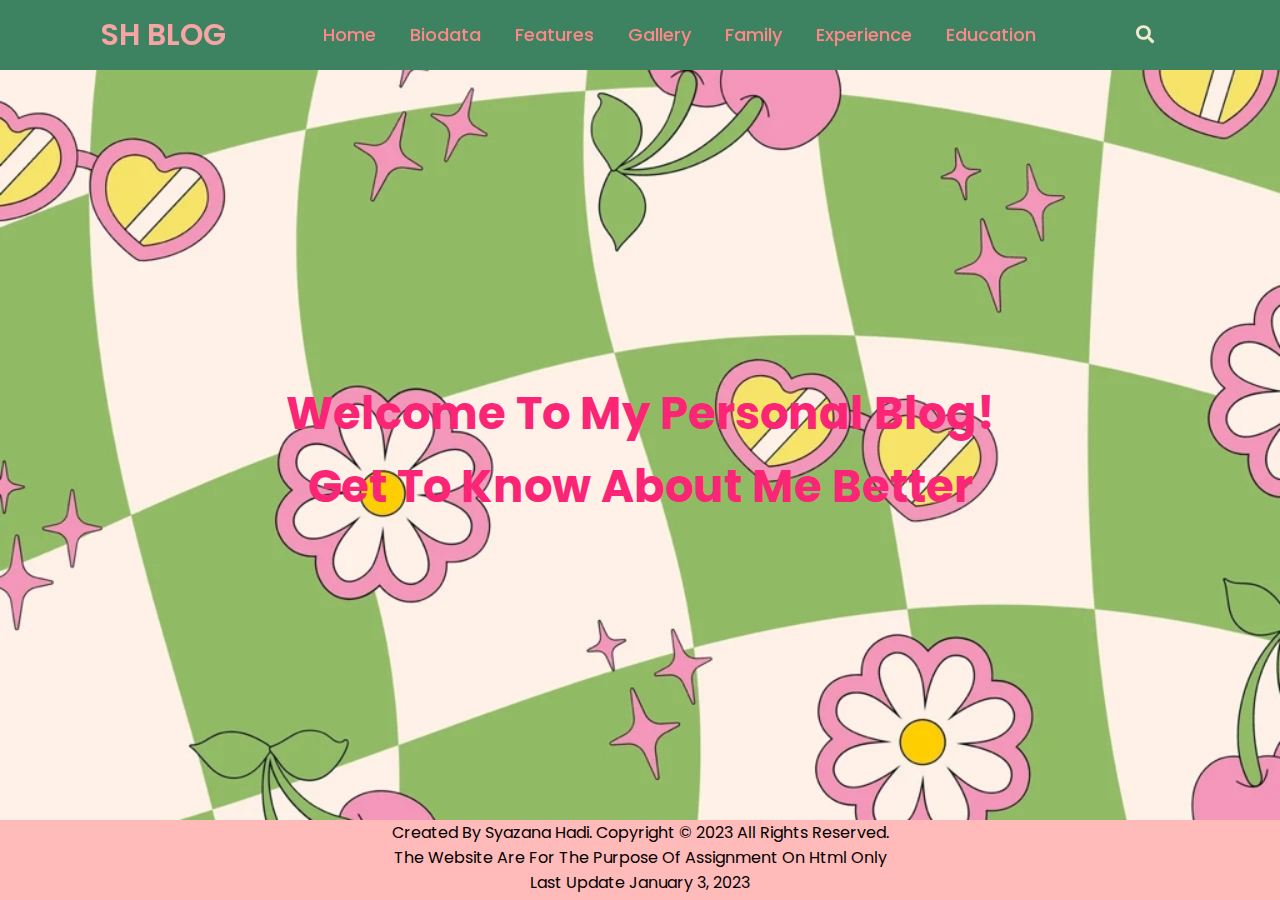
<file: index.html>
<!DOCTYPE html>
<html lang="en">
<head>
  <meta charset="UTF-8">
  <meta name="viewport" content="width=device-width, initial-scale=1.0">
  <meta http-equiv="X-UA-Compatible" content="ie=edge">
  <title>Syazana Hadi Personal Blog</title>
  <link rel="stylesheet" href="style.css">
  <link rel="icon" type="image/x-icon" href="favicon.png">
  <link rel="stylesheet" href="https://cdnjs.cloudflare.com/ajax/libs/font-awesome/5.15.3/css/all.min.css"/>
</head>
<body>
  <div class="wrapper">
    <nav>
      <input type="checkbox" id="show-search">
      <input type="checkbox" id="show-menu">
      <label for="show-menu" class="menu-icon"><i class="fas fa-bars"></i></label>
      <div class="content">
      <div class="logo"><a href="#">SH BLOG</a></div>
        <ul class="links">
          <li><a href="./index.html">Home</a></li>
          <li><a href="./biodata.html">Biodata</a></li>
          <li>
            <a href="./features.html" class="desktop-link">Features</a>
            <input type="checkbox" id="show-features">
            <label for="show-features">Features</label>
            <ul>
              <li><a href="./contact me.html">Contact Me</a></li>
              <li><a href="./social media.html">Social Media</a></li>
            </ul>
          </li>
          <li>
            <a href="./gallery.html" class="desktop-link">Gallery</a>
            <input type="checkbox" id="show-gallery">
            <label for="show-gallery">Gallery</label>
            <ul>
              <li><a href="./videos.html">Videos</a></li>
            </ul>
          </li>
          <li><a href="./family.html">Family</a></li>
          <li><a href="./experience.html">Experience</a></li>
          <li><a href="./education.html">Education</a></li>
        </ul>
      </div>
      <label for="show-search" class="search-icon"><i class="fas fa-search"></i></label>
      <form action="search" class="search-box">
        <input type="text" placeholder="Type Something to Search..." required>
        <button type="submit" class="go-icon"><i class="fas fa-long-arrow-alt-right"></i></button>
      </form>
    </nav>
  </div>

  <div class="bigimage">
  <div class="dummy-text">
    <h2>Welcome To My Personal Blog!</h2>
    <h2>Get To Know About Me Better</h2>
  </div>

   <div id="footer">
   <p>Created By Syazana Hadi. Copyright © 2023 All Rights Reserved.</p>
   <p>The Website Are For The Purpose Of Assignment On Html Only</p>
   <p>Last Update January 3, 2023</p>
   </div>

</body>
</html>
</file>
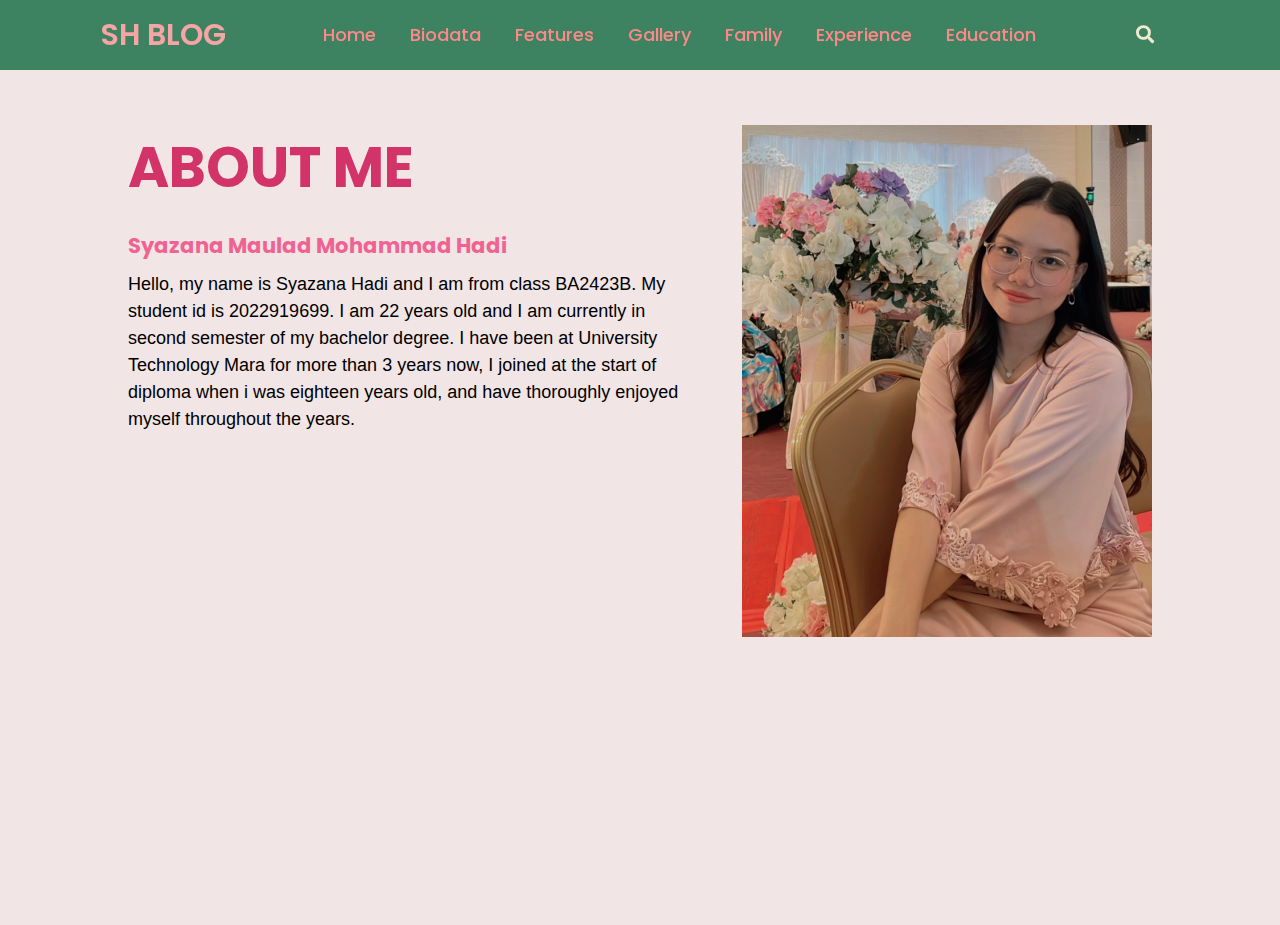
<file: biodata.html>
<!DOCTYPE html>
<html lang="en">
<head>
  <meta charset="UTF-8">
  <meta name="viewport" content="width=device-width, initial-scale=1.0">
  <meta http-equiv="X-UA-Compatible" content="ie=edge">
  <title>Syazana Hadi Personal Blog</title>
  <link rel="stylesheet" href="style.css">
  <link rel="icon" type="image/x-icon" href="favicon.png">
  <link rel="stylesheet" href="https://cdnjs.cloudflare.com/ajax/libs/font-awesome/5.15.3/css/all.min.css"/>
</head>
<body>
  <div class="wrapper">
    <nav>
      <input type="checkbox" id="show-search">
      <input type="checkbox" id="show-menu">
      <label for="show-menu" class="menu-icon"><i class="fas fa-bars"></i></label>
      <div class="content">
      <div class="logo"><a href="#">SH BLOG</a></div>
        <ul class="links">
          <li><a href="./index.html">Home</a></li>
          <li><a href="./biodata.html">Biodata</a></li>
          <li>
            <a href="./features.html" class="desktop-link">Features</a>
            <input type="checkbox" id="show-features">
            <label for="show-features">Features</label>
            <ul>
              <li><a href="./contact me.html">Contact Me</a></li>
              <li><a href="./social media.html">Social Media</a></li>
            </ul>
          </li>
          <li>
            <a href="./gallery.html" class="desktop-link">Gallery</a>
            <input type="checkbox" id="show-gallery">
            <label for="show-gallery">Gallery</label>
            <ul>
              <li><a href="./videos.html">Videos</a></li>
            </ul>
          </li>
          <li><a href="./family.html">Family</a></li>
          <li><a href="./experience.html">Experience</a></li>
          <li><a href="./education.html">Education</a></li>
        </ul>
      </div>
      <label for="show-search" class="search-icon"><i class="fas fa-search"></i></label>
      <form action="#" class="search-box">
        <input type="text" placeholder="Type Something to Search..." required>
        <button type="submit" class="go-icon"><i class="fas fa-long-arrow-alt-right"></i></button>
      </form>
    </nav>
  </div>

<br>
<div class="section">
		<div class="container">
			<div class="content-section">
				<div class="title">
					<h1>About Me</h1>
				</div>
				<div class="content">
					<h3>Syazana Maulad Mohammad Hadi</h3>
					<p>Hello, my name is Syazana Hadi and I am from class BA2423B. My student id is 2022919699. I am 22 years old and I am currently in second semester of my bachelor degree. I have been at University Technology Mara for more than 3 years now, I joined at the start of diploma when i was eighteen years old, and have thoroughly enjoyed myself throughout the years.</p>
                        </div>
			</div>
			<div class="image-section">
				<img src="biodata.jpeg">
			</div>
		</div>
	</div>


</body>
</html>
</file>
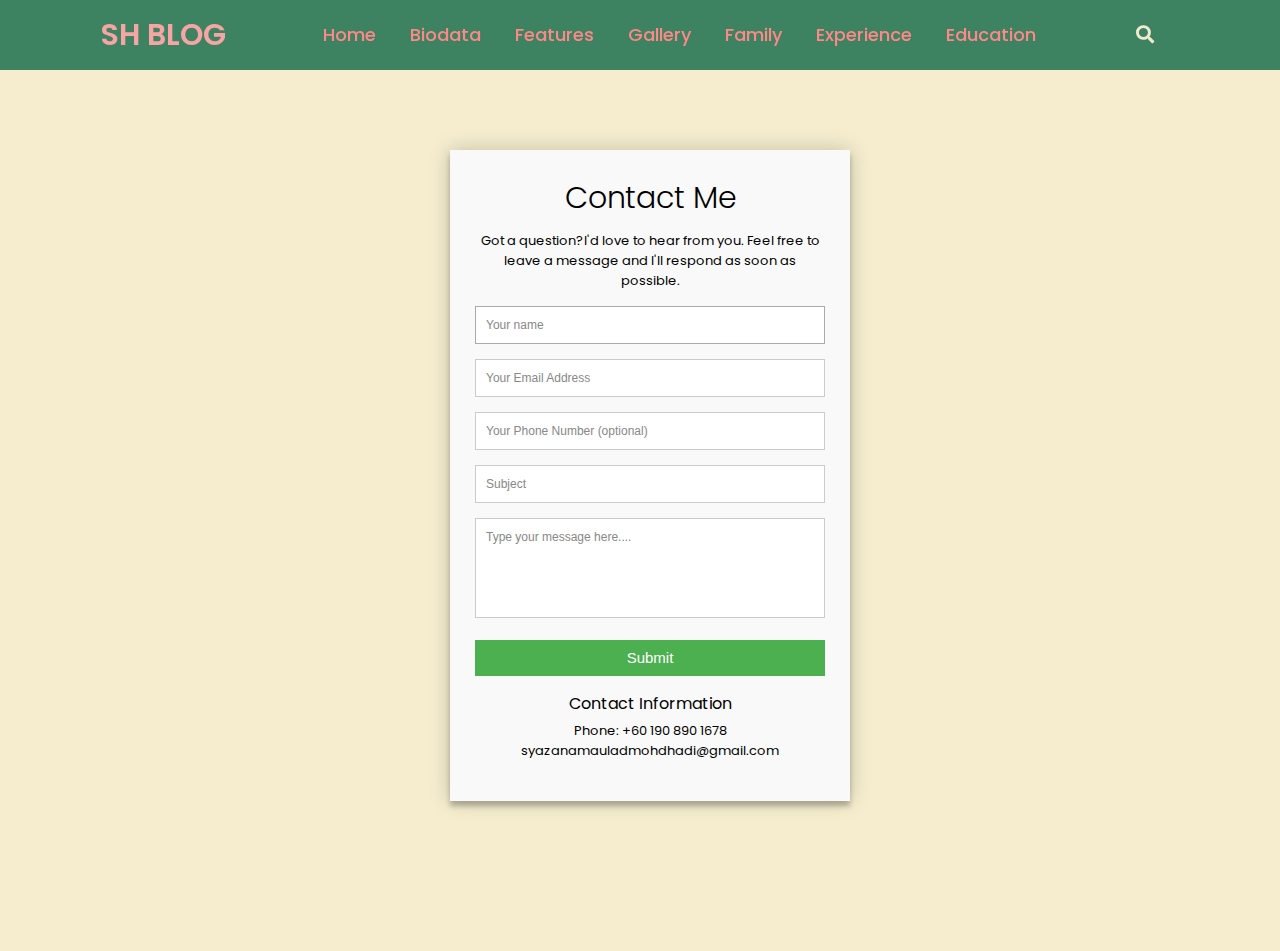
<file: contact me.html>
<!DOCTYPE html>
<html lang="en">
<head>
  <meta charset="UTF-8">
  <meta name="viewport" content="width=device-width, initial-scale=1.0">
  <meta http-equiv="X-UA-Compatible" content="ie=edge">
  <title>Syazana Hadi Personal Blog</title>
  <link rel="stylesheet" href="style.css">
  <link rel="icon" type="image/x-icon" href="favicon.png">
  <link rel="stylesheet" href="https://cdnjs.cloudflare.com/ajax/libs/font-awesome/5.15.3/css/all.min.css"/>
</head>
<body>
  <div class="wrapper">
    <nav>
      <input type="checkbox" id="show-search">
      <input type="checkbox" id="show-menu">
      <label for="show-menu" class="menu-icon"><i class="fas fa-bars"></i></label>
      <div class="content">
      <div class="logo"><a href="#">SH BLOG</a></div>
        <ul class="links">
          <li><a href="./index.html">Home</a></li>
          <li><a href="./biodata.html">Biodata</a></li>
          <li>
            <a href="./features.html" class="desktop-link">Features</a>
            <input type="checkbox" id="show-features">
            <label for="show-features">Features</label>
            <ul>
              <li><a href="./contact me.html">Contact Me</a></li>
              <li><a href="./social media.html">Social Media</a></li>
            </ul>
          </li>
          <li>
            <a href="./gallery.html" class="desktop-link">Gallery</a>
            <input type="checkbox" id="show-gallery">
            <label for="show-gallery">Gallery</label>
            <ul>
              <li><a href="./videos.html">Videos</a></li>
            </ul>
          </li>
          <li><a href="./family.html">Family</a></li>
          <li><a href="./experience.html">Experience</a></li>
          <li><a href="./education.html">Education</a></li>
        </ul>
      </div>
      <label for="show-search" class="search-icon"><i class="fas fa-search"></i></label>
      <form action="#" class="search-box">
        <input type="text" placeholder="Type Something to Search..." required>
        <button type="submit" class="go-icon"><i class="fas fa-long-arrow-alt-right"></i></button>
      </form>
    </nav>
  </div>


<div class="containerr">  
  <form id="contact" action="" method="post">
    <h3>Contact Me</h3>
    <h4>Got a question?I'd love to hear from you. Feel free to leave a message and I'll respond as soon as possible.</h4>
    <fieldset>
      <input placeholder="Your name" type="text" tabindex="1" required autofocus>
    </fieldset>
    <fieldset>
      <input placeholder="Your Email Address" type="email" tabindex="2" required>
    </fieldset>
    <fieldset>
      <input placeholder="Your Phone Number (optional)" type="tel" tabindex="3" required>
    </fieldset>
    <fieldset>
      <input placeholder="Subject" type="text" tabindex="4" required>
    </fieldset>
    <fieldset>
      <textarea placeholder="Type your message here...." tabindex="5" required></textarea>
    </fieldset>
    <fieldset>
      <button name="submit" type="submit" id="contact-submit" data-submit="...Sending">Submit</button>
    </fieldset>
    <p>Contact Information</p>
    <h4>Phone: +60 190 890 1678
        syazanamauladmohdhadi@gmail.com</h4>
  </form>
</div>

</body>
</html>
</file>
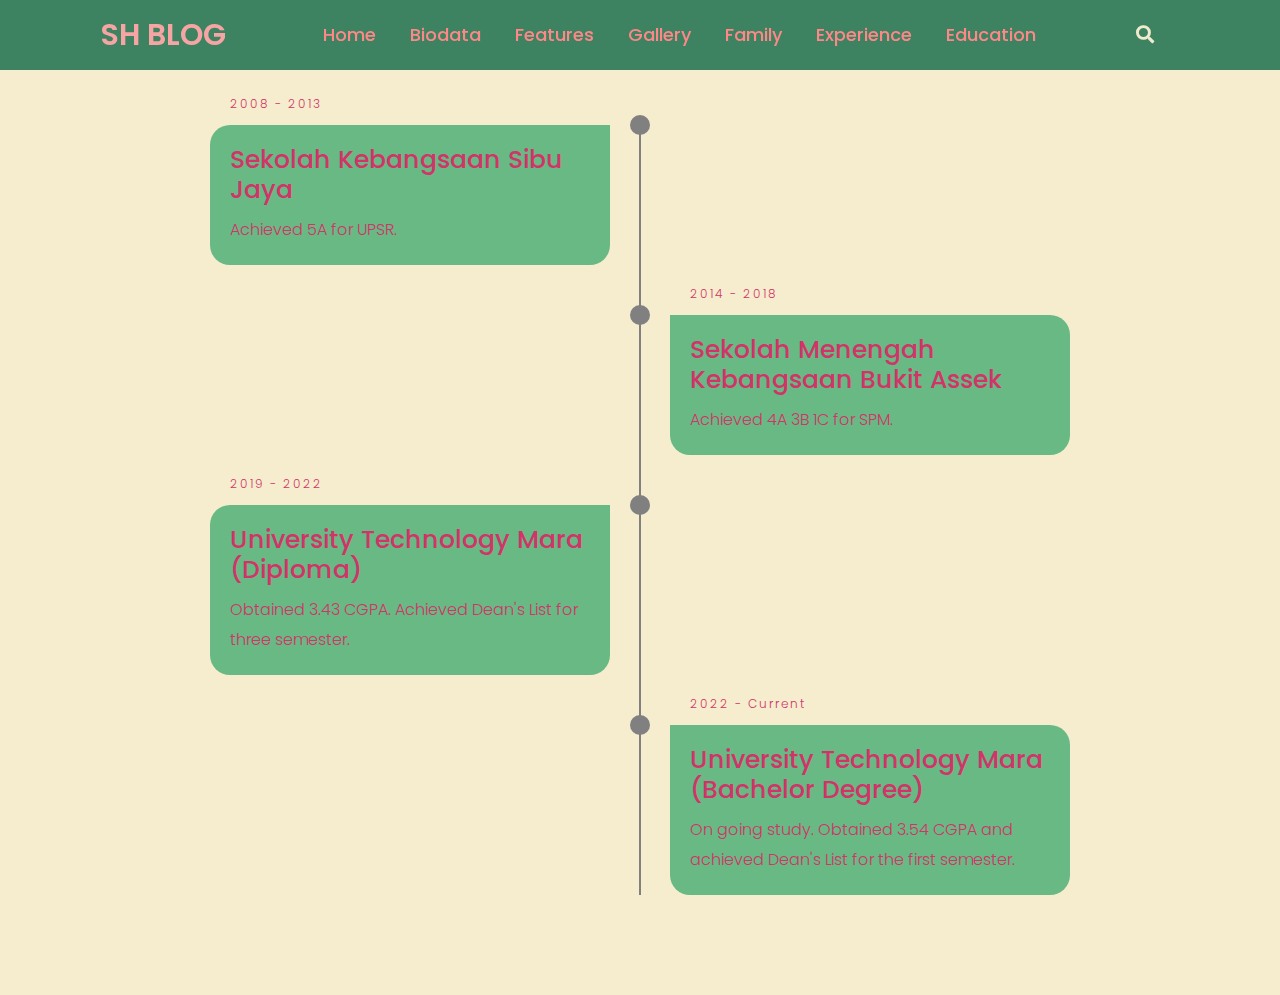
<file: education.html>
<!DOCTYPE html>
<html lang="en">
<head>
  <meta charset="UTF-8">
  <meta name="viewport" content="width=device-width, initial-scale=1.0">
  <meta http-equiv="X-UA-Compatible" content="ie=edge">
  <title>Syazana Hadi Personal Blog</title>
  <link rel="stylesheet" href="style.css">
  <link rel="icon" type="image/x-icon" href="favicon.png">
  <link rel="stylesheet" href="https://cdnjs.cloudflare.com/ajax/libs/font-awesome/5.15.3/css/all.min.css"/>
</head>
<body>
  <div class="wrapper">
    <nav>
      <input type="checkbox" id="show-search">
      <input type="checkbox" id="show-menu">
      <label for="show-menu" class="menu-icon"><i class="fas fa-bars"></i></label>
      <div class="content">
      <div class="logo"><a href="#">SH BLOG</a></div>
        <ul class="links">
          <li><a href="./index.html">Home</a></li>
          <li><a href="./biodata.html">Biodata</a></li>
          <li>
            <a href="./features.html" class="desktop-link">Features</a>
            <input type="checkbox" id="show-features">
            <label for="show-features">Features</label>
            <ul>
              <li><a href="./contact me.html">Contact Me</a></li>
              <li><a href="./social media.html">Social Media</a></li>
            </ul>
          </li>
          <li>
            <a href="./gallery.html" class="desktop-link">Gallery</a>
            <input type="checkbox" id="show-gallery">
            <label for="show-gallery">Gallery</label>
            <ul>
              <li><a href="./videos.html">Videos</a></li>
            </ul>
          </li>
          <li><a href="./family.html">Family</a></li>
          <li><a href="./experience.html">Experience</a></li>
          <li><a href="./education.html">Education</a></li>
        </ul>
      </div>
      <label for="show-search" class="search-icon"><i class="fas fa-search"></i></label>
      <form action="#" class="search-box">
        <input type="text" placeholder="Type Something to Search..." required>
        <button type="submit" class="go-icon"><i class="fas fa-long-arrow-alt-right"></i></button>
      </form>
    </nav>
  </div>

<br>
<div class="containerss">
  <div class="timeline">

    <ul>
      <li>
        <div class="timeline-content">
          <h3 class="date">2008 - 2013</h3>
          <h1>Sekolah Kebangsaan Sibu Jaya</h1>
          <p>Achieved 5A for UPSR.</p>
        </div>
      </li>

      <li>
        <div class="timeline-content">
          <h3 class="date">2014 - 2018</h3>
          <h1>Sekolah Menengah Kebangsaan Bukit Assek</h1>
          <p>Achieved 4A 3B 1C for SPM.</p>
        </div>
      </li>

      <li>
        <div class="timeline-content">
          <h3 class="date">2019 - 2022</h3>
          <h1>University Technology Mara (Diploma)</h1>
          <p>Obtained 3.43 CGPA. Achieved Dean's List for three semester.</p>
        </div>
      </li>

      <li>
        <div class="timeline-content">
          <h3 class="date">2022 - Current</h3>
          <h1>University Technology Mara (Bachelor Degree)</h1>
          <p>On going study. Obtained 3.54 CGPA and achieved Dean's List for the first semester.</p>
        </div>
      </li>
    </ul>
  </div>
</div>


</body>
</html>
</file>
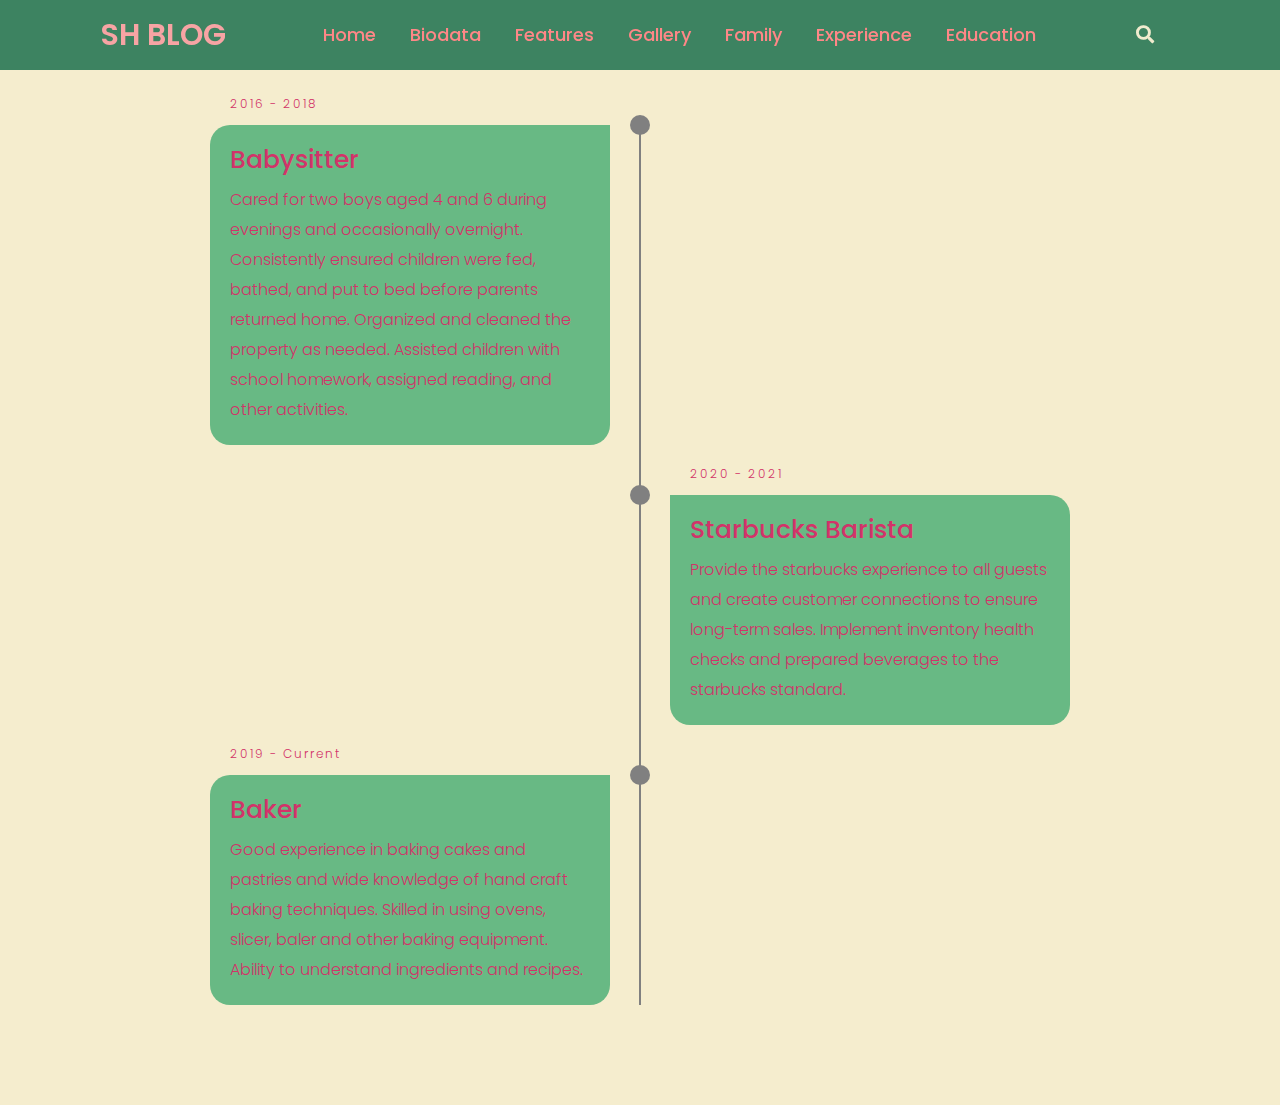
<file: experience.html>
<!DOCTYPE html>
<html lang="en">
<head>
  <meta charset="UTF-8">
  <meta name="viewport" content="width=device-width, initial-scale=1.0">
  <meta http-equiv="X-UA-Compatible" content="ie=edge">
  <title>Syazana Hadi Personal Blog</title>
  <link rel="stylesheet" href="style.css">
  <link rel="icon" type="image/x-icon" href="favicon.png">
  <link rel="stylesheet" href="https://cdnjs.cloudflare.com/ajax/libs/font-awesome/5.15.3/css/all.min.css"/>
</head>
<body>
  <div class="wrapper">
    <nav>
      <input type="checkbox" id="show-search">
      <input type="checkbox" id="show-menu">
      <label for="show-menu" class="menu-icon"><i class="fas fa-bars"></i></label>
      <div class="content">
      <div class="logo"><a href="#">SH BLOG</a></div>
        <ul class="links">
          <li><a href="./index.html">Home</a></li>
          <li><a href="./biodata.html">Biodata</a></li>
          <li>
            <a href="./features.html" class="desktop-link">Features</a>
            <input type="checkbox" id="show-features">
            <label for="show-features">Features</label>
            <ul>
              <li><a href="./contact me.html">Contact Me</a></li>
              <li><a href="./social media.html">Social Media</a></li>
            </ul>
          </li>
          <li>
            <a href="./gallery.html" class="desktop-link">Gallery</a>
            <input type="checkbox" id="show-gallery">
            <label for="show-gallery">Gallery</label>
            <ul>
              <li><a href="./videos.html">Videos</a></li>
            </ul>
          </li>
          <li><a href="./family.html">Family</a></li>
          <li><a href="./experience.html">Experience</a></li>
          <li><a href="./education.html">Education</a></li>
        </ul>
      </div>
      <label for="show-search" class="search-icon"><i class="fas fa-search"></i></label>
      <form action="#" class="search-box">
        <input type="text" placeholder="Type Something to Search..." required>
        <button type="submit" class="go-icon"><i class="fas fa-long-arrow-alt-right"></i></button>
      </form>
    </nav>
  </div>

<br>
<div class="containerss">
  <div class="timeline">

    <ul>
      <li>
        <div class="timeline-content">
          <h3 class="date">2016 - 2018</h3>
          <h1>Babysitter</h1>
          <p>Cared for two boys aged 4 and 6 during evenings and occasionally overnight. Consistently ensured children were fed, bathed, and put to bed before parents returned home. Organized and cleaned the property as needed. Assisted children with school homework, assigned reading, and other activities. </p>
        </div>
      </li>

      <li>
        <div class="timeline-content">
          <h3 class="date">2020 - 2021</h3>
          <h1>Starbucks Barista</h1>
          <p>Provide the starbucks experience to all guests and create customer connections to ensure long-term sales. Implement inventory health checks and prepared beverages to the starbucks standard.</p>
        </div>
      </li>

      <li>
        <div class="timeline-content">
          <h3 class="date">2019 - Current</h3>
          <h1>Baker</h1>
          <p>Good experience in baking cakes and pastries and wide knowledge of hand craft baking techniques. Skilled in using ovens, slicer, baler and other baking equipment. Ability to understand ingredients and recipes.</p>
        </div>
      </li>

    </ul>
  </div>
</div>

</body>
</html>
</file>
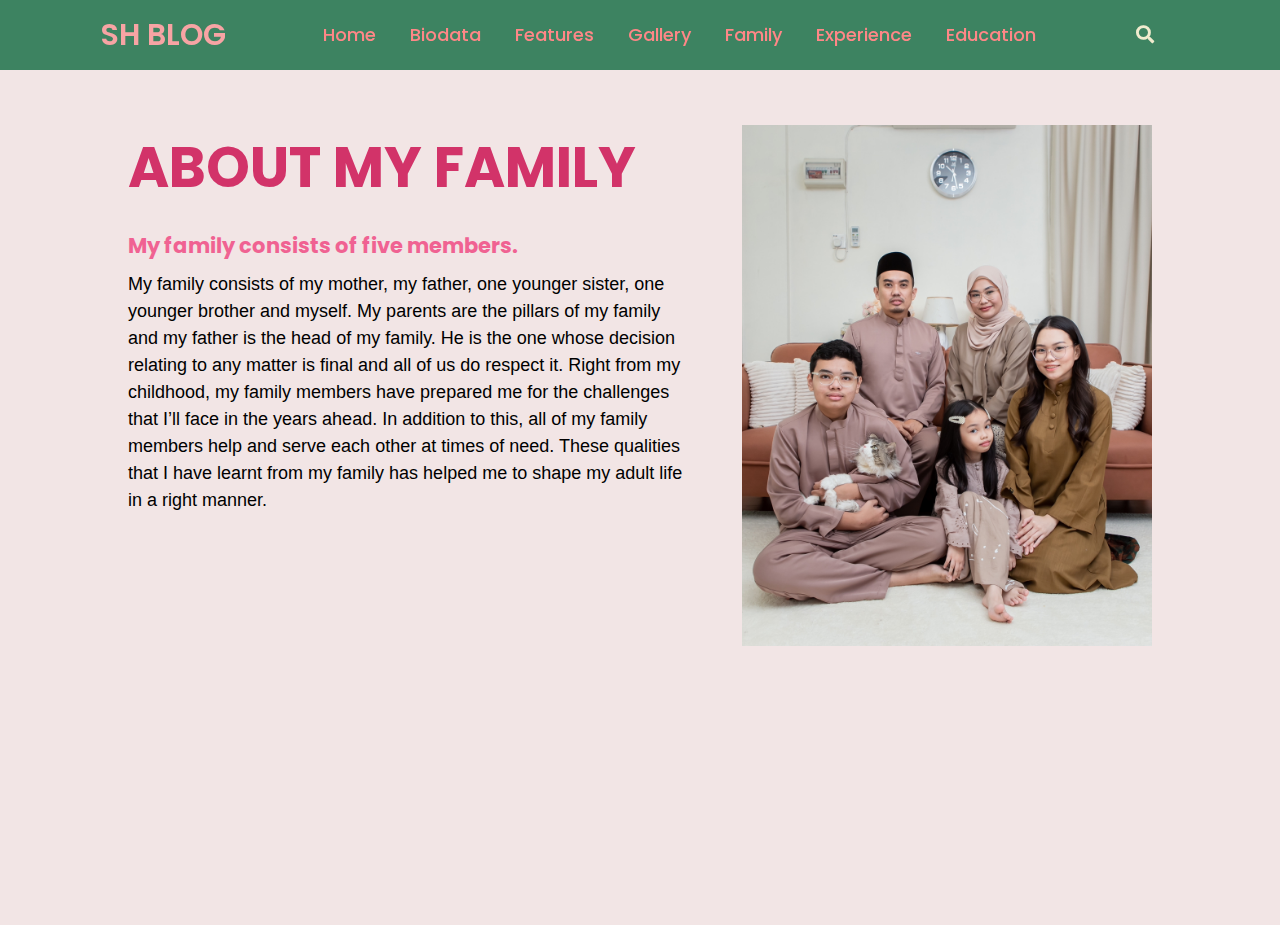
<file: family.html>
<!DOCTYPE html>
<html lang="en">
<head>
  <meta charset="UTF-8">
  <meta name="viewport" content="width=device-width, initial-scale=1.0">
  <meta http-equiv="X-UA-Compatible" content="ie=edge">
  <title>Syazana Hadi Personal Blog</title>
  <link rel="stylesheet" href="style.css">
  <link rel="icon" type="image/x-icon" href="favicon.png">
  <link rel="stylesheet" href="https://cdnjs.cloudflare.com/ajax/libs/font-awesome/5.15.3/css/all.min.css"/>
</head>
<body>
  <div class="wrapper">
    <nav>
      <input type="checkbox" id="show-search">
      <input type="checkbox" id="show-menu">
      <label for="show-menu" class="menu-icon"><i class="fas fa-bars"></i></label>
      <div class="content">
      <div class="logo"><a href="#">SH BLOG</a></div>
        <ul class="links">
          <li><a href="./index.html">Home</a></li>
          <li><a href="./biodata.html">Biodata</a></li>
          <li>
            <a href="./features.html" class="desktop-link">Features</a>
            <input type="checkbox" id="show-features">
            <label for="show-features">Features</label>
            <ul>
              <li><a href="./contact me.html">Contact Me</a></li>
              <li><a href="./social media.html">Social Media</a></li>
            </ul>
          </li>
          <li>
            <a href="./gallery.html" class="desktop-link">Gallery</a>
            <input type="checkbox" id="show-gallery">
            <label for="show-gallery">Gallery</label>
            <ul>
              <li><a href="./videos.html">Videos</a></li>
            </ul>
          </li>
          <li><a href="./family.html">Family</a></li>
          <li><a href="./experience.html">Experience</a></li>
          <li><a href="./education.html">Education</a></li>
        </ul>
      </div>
      <label for="show-search" class="search-icon"><i class="fas fa-search"></i></label>
      <form action="#" class="search-box">
        <input type="text" placeholder="Type Something to Search..." required>
        <button type="submit" class="go-icon"><i class="fas fa-long-arrow-alt-right"></i></button>
      </form>
    </nav>
  </div>

<br>
<div class="section">
		<div class="container">
			<div class="content-section">
				<div class="title">
					<h1>About My Family</h1>
				</div>
				<div class="content">
					<h3>My family consists of five members.</h3>
					<p>My family consists of my mother, my father, one younger sister, one younger brother and myself. My parents are the pillars of my family and my father is the head of my family. He is the one whose decision relating to any matter is final and all of us do respect it. Right from my childhood, my family members have prepared me for the challenges that I’ll face in the years ahead. In addition to this, all of my family members help and serve each other at times of need. These qualities that I have learnt from my family has helped me to shape my adult life in a right manner.</p>
                        </div>
			</div>
			<div class="image-section">
				<img src="hadi family.jpeg">
			</div>
		</div>
	</div>

</body>
</html>
</file>
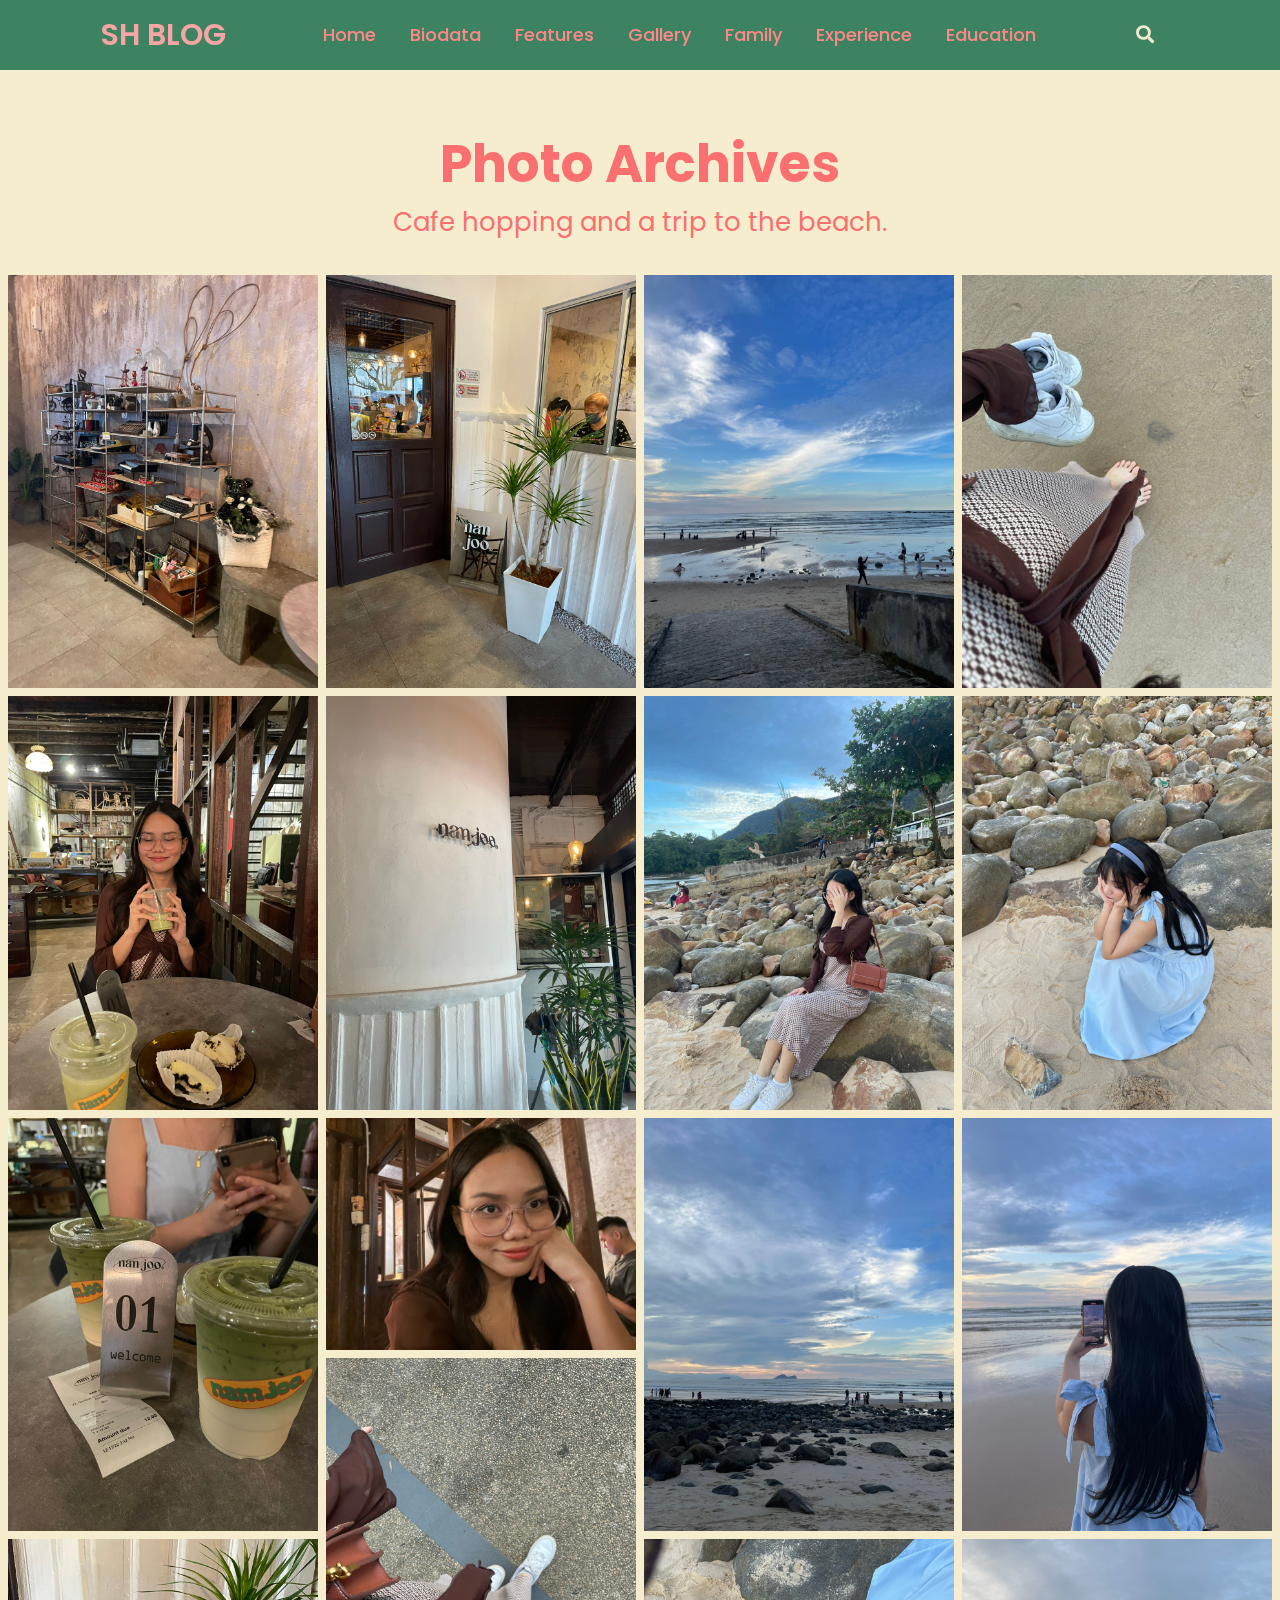
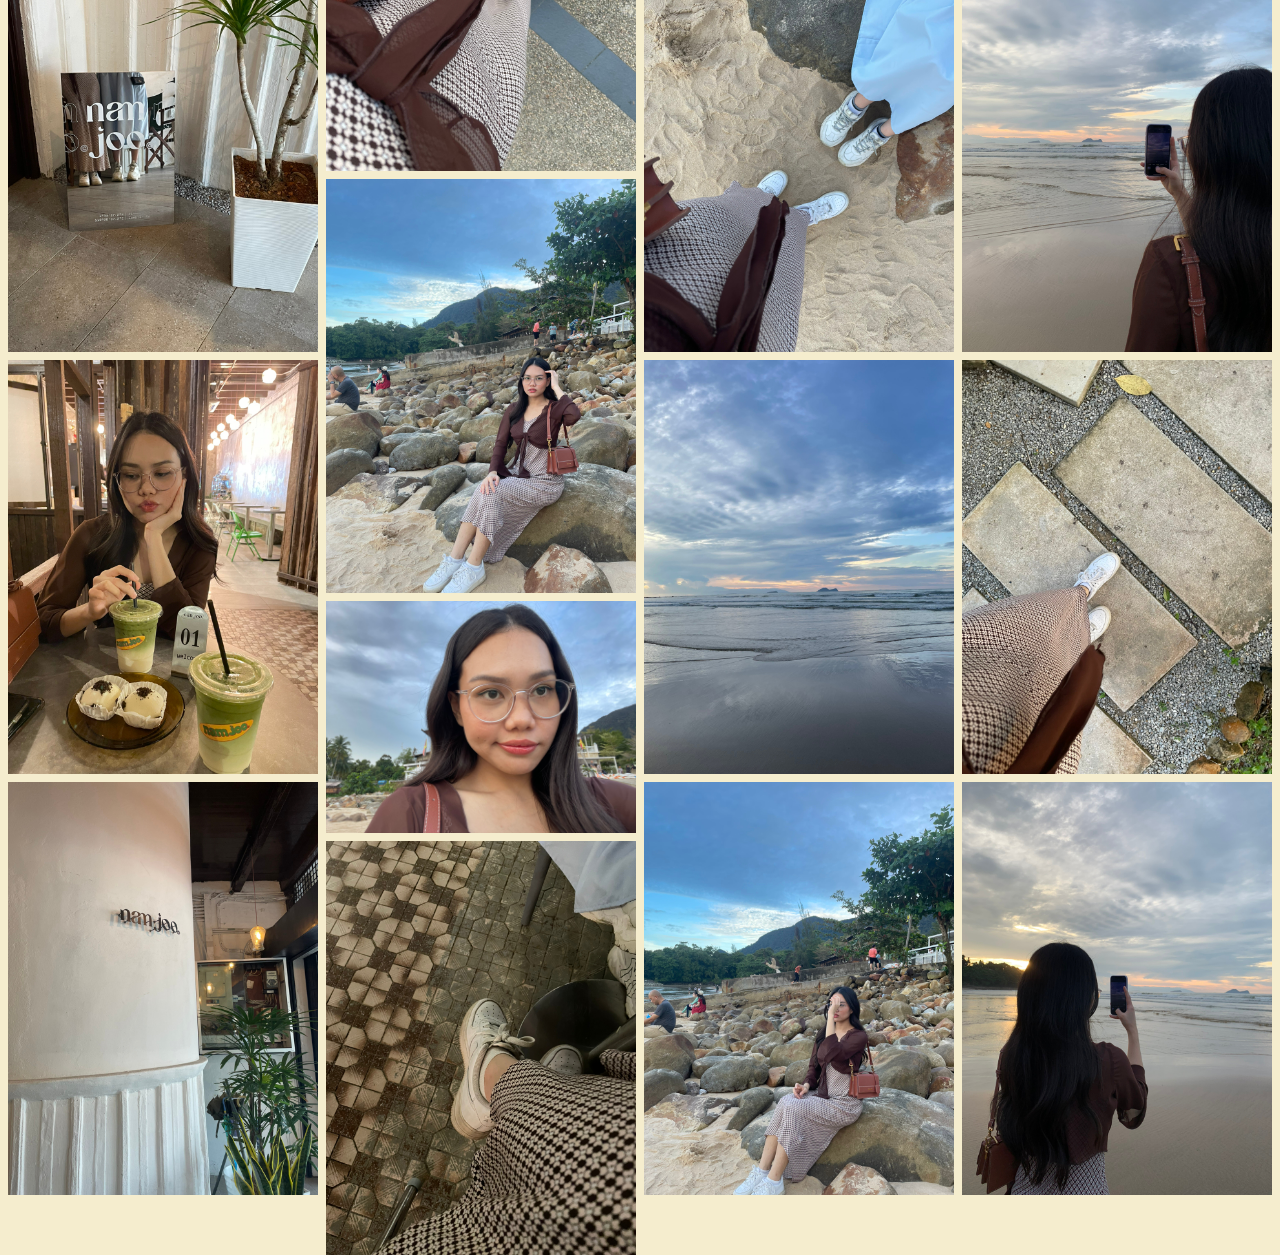
<file: gallery.html>
<!DOCTYPE html>
<html lang="en">
<head>
  <meta charset="UTF-8">
  <meta name="viewport" content="width=device-width, initial-scale=1.0">
  <meta http-equiv="X-UA-Compatible" content="ie=edge">
  <title>Syazana Hadi Personal Blog</title>
  <link rel="stylesheet" href="style.css">
  <link rel="icon" type="image/x-icon" href="favicon.png">
  <link rel="stylesheet" href="https://cdnjs.cloudflare.com/ajax/libs/font-awesome/5.15.3/css/all.min.css"/>
</head>
<body>
  <div class="wrapper">
    <nav>
      <input type="checkbox" id="show-search">
      <input type="checkbox" id="show-menu">
      <label for="show-menu" class="menu-icon"><i class="fas fa-bars"></i></label>
      <div class="content">
      <div class="logo"><a href="#">SH BLOG</a></div>
        <ul class="links">
          <li><a href="./index.html">Home</a></li>
          <li><a href="./biodata.html">Biodata</a></li>
          <li>
            <a href="./features.html" class="desktop-link">Features</a>
            <input type="checkbox" id="show-features">
            <label for="show-features">Features</label>
            <ul>
              <li><a href="./contact me.html">Contact Me</a></li>
              <li><a href="./social media.html">Social Media</a></li>
            </ul>
          </li>
          <li>
            <a href="./gallery.html" class="desktop-link">Gallery</a>
            <input type="checkbox" id="show-gallery">
            <label for="show-gallery">Gallery</label>
            <ul>
              <li><a href="./videos.html">Videos</a></li>
            </ul>
          </li>
          <li><a href="./family.html">Family</a></li>
          <li><a href="./experience.html">Experience</a></li>
          <li><a href="./education.html">Education</a></li>
        </ul>
      </div>
      <label for="show-search" class="search-icon"><i class="fas fa-search"></i></label>
      <form action="#" class="search-box">
        <input type="text" placeholder="Type Something to Search..." required>
        <button type="submit" class="go-icon"><i class="fas fa-long-arrow-alt-right"></i></button>
      </form>
    </nav>
  </div>

<br>
<div class="header">
  <h1>Photo Archives</h1>
  <p>Cafe hopping and a trip to the beach.</p>
</div>
<br>

<div class="row">
  <div class="column">
    <img src="antiques.jpeg">
    <img src="potrait 2.jpeg">
    <img src="matcha latte.jpeg">
    <img src="namjoo entrance 2.jpeg">
    <img src="potrait 1.jpeg">
    <img src="namjoo logo.jpeg">
  </div>
  <div class="column">
    <img src="namjoo entrance.jpeg">
    <img src="namjoo logo.jpeg">
    <img src="selfie 2.jpeg">
    <img src="walking view.jpeg">
    <img src="sitting 3.jpeg">
    <img src="selfie.jpeg">
    <img src="shoe.jpeg">
  </div>
  <div class="column">
    <img src="beach view 2.jpeg">
    <img src="sitting 2.jpeg">
    <img src="beach view.jpeg">
    <img src="two shoes on sand.jpeg">
    <img src="blue sky.jpeg">
    <img src="sitting 1.jpeg">
  </div>
   <div class="column">
    <img src="barefoot on sand.jpeg">
    <img src="friend sitting.jpeg">
    <img src="friend taking pic.jpeg">
    <img src="taking pic of sunset.jpeg">
    <img src="walking pavements.jpeg">
    <img src="taking pic of beach.jpeg">
  </div>

</div>

</body>
</html>
</file>
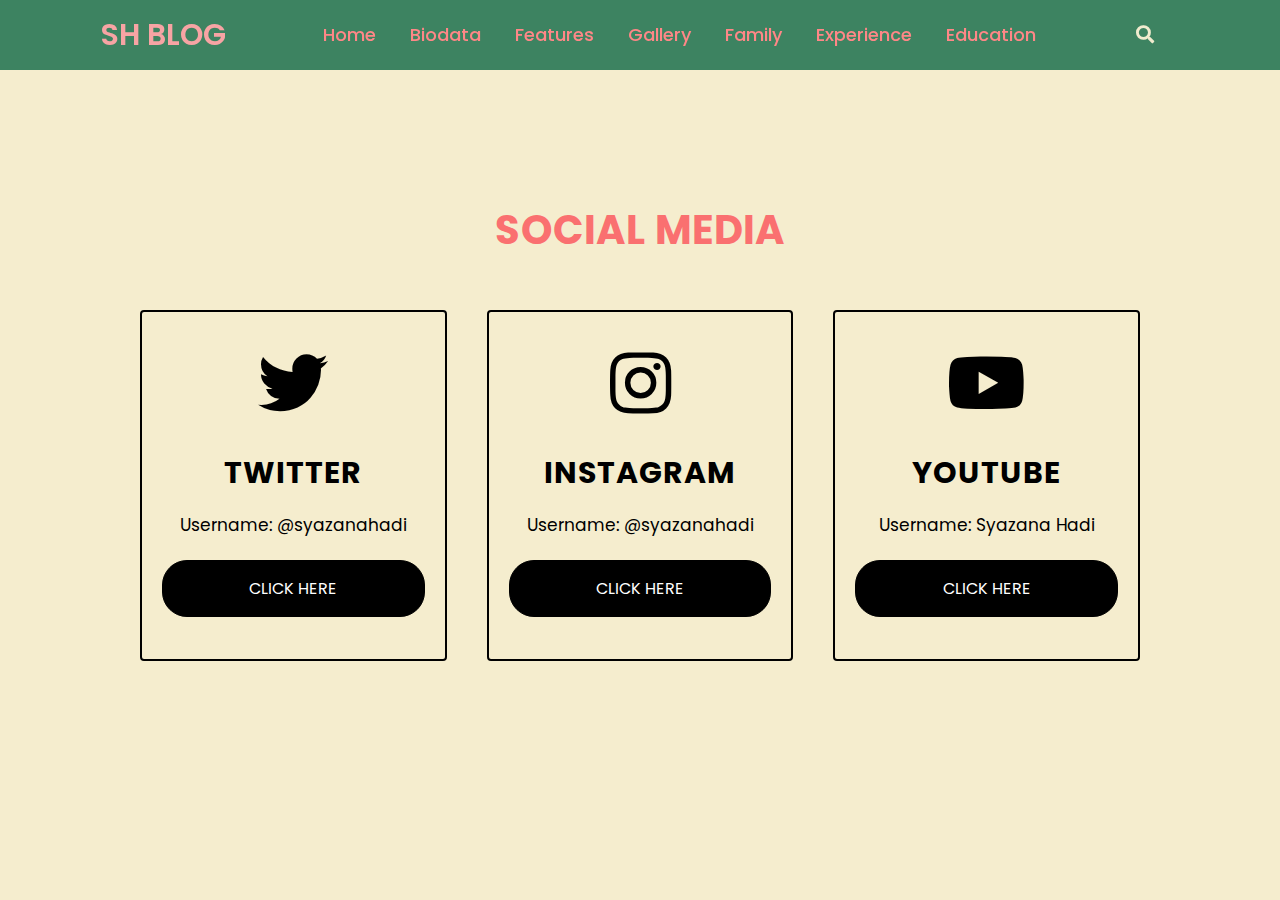
<file: social media.html>
<!DOCTYPE html>
<html lang="en">
<head>
  <meta charset="UTF-8">
  <meta name="viewport" content="width=device-width, initial-scale=1.0">
  <meta http-equiv="X-UA-Compatible" content="ie=edge">
  <title>Syazana Hadi Personal Blog</title>
  <link rel="stylesheet" href="style.css">
  <link rel="icon" type="image/x-icon" href="favicon.png">
  <link rel="stylesheet" href="https://cdnjs.cloudflare.com/ajax/libs/font-awesome/5.15.3/css/all.min.css"/>
</head>
<body>
  <div class="wrapper">
    <nav>
      <input type="checkbox" id="show-search">
      <input type="checkbox" id="show-menu">
      <label for="show-menu" class="menu-icon"><i class="fas fa-bars"></i></label>
      <div class="content">
      <div class="logo"><a href="#">SH BLOG</a></div>
        <ul class="links">
          <li><a href="./index.html">Home</a></li>
          <li><a href="./biodata.html">Biodata</a></li>
          <li>
            <a href="./features.html" class="desktop-link">Features</a>
            <input type="checkbox" id="show-features">
            <label for="show-features">Features</label>
            <ul>
              <li><a href="./contact me.html">Contact Me</a></li>
              <li><a href="./social media.html">Social Media</a></li>
            </ul>
          </li>
          <li>
            <a href="./gallery.html" class="desktop-link">Gallery</a>
            <input type="checkbox" id="show-gallery">
            <label for="show-gallery">Gallery</label>
            <ul>
              <li><a href="./videos.html">Videos</a></li>
            </ul>
          </li>
          <li><a href="./family.html">Family</a></li>
          <li><a href="./experience.html">Experience</a></li>
          <li><a href="./education.html">Education</a></li>
        </ul>
      </div>
      <label for="show-search" class="search-icon"><i class="fas fa-search"></i></label>
      <form action="#" class="search-box">
        <input type="text" placeholder="Type Something to Search..." required>
        <button type="submit" class="go-icon"><i class="fas fa-long-arrow-alt-right"></i></button>
      </form>
    </nav>
  </div>

<div class="cards">
         <h2 class="header">
            Social Media
         </h2>
         <div class="services">
            <div class="contents contents-1">
               <div class="fab fa-twitter"></div>
               <h2>
                  Twitter
               </h2>
               <p>
                  Username: @syazanahadi 
               </p>
               <a href="https://twitter.com/syazanahadi">Click Here</a>
            </div>
            <div class="contents contents-2">
               <div class="fab fa-instagram"></div>
               <h2>
                  Instagram
               </h2>
               <p>
                  Username: @syazanahadi
               </p>
               <a href="https://www.instagram.com/syazanahadi/">Click Here</a>
            </div>
            <div class="contents contents-3">
               <div class="fab fa-youtube"></div>
               <h2>
                  Youtube
               </h2>
               <p>
                  Username: Syazana Hadi
               </p>
               <a href="https://www.youtube.com/channel/UCQw1U6WSr7HrGBOdmLjqIfA">Click Here</a>
            </div>
         </div>
      </div>

</body>
</html>
</file>
<file: style.css>
@import url('https://fonts.googleapis.com/css2?family=Poppins:wght@200;300;400;500;600;700&display=swap');
*{
  margin: 0;
  padding: 0;
  box-sizing: border-box;
  text-decoration: none;
  font-family: 'Poppins', sans-serif;
}

body {
  background-color: #F5EDCE;
}

.wrapper{
  background: #3D8361;
  position: fixed;
  width: 100%;
  z-index: 9;
}
.wrapper nav{
  position: relative;
  display: flex;
  max-width: calc(100% - 200px);
  margin: 0 auto;
  height: 70px;
  align-items: center;
  justify-content: space-between;
}

nav .content{
  display: flex;
  align-items: center;
}
nav .content .links{
  margin-left: 80px;
  display: flex;
}
.content .logo a{
  color: #F7A4A4;
  font-size: 30px;
  font-weight: 600;
}
.content .links li{
  list-style: none;
  line-height: 70px;
}
.content .links li a,
.content .links li label{
  color: #FF8787;
  font-size: 18px;
  font-weight: 500;
  padding: 9px 17px;
  border-radius: 5px;
  transition: all 0.3s ease;
}
.content .links li label{
  display: none;
}
.content .links li a:hover,
.content .links li label:hover{
  background: #F8C4B4;
}
.wrapper .search-icon,
.wrapper .menu-icon{
  color: #F0EBCE;
  font-size: 18px;
  cursor: pointer;
  line-height: 70px;
  width: 70px;
  text-align: center;
}
.wrapper .menu-icon{
  display: none;
}
.wrapper #show-search:checked ~ .search-icon i::before{
  content: "\f00d";
}

.wrapper .search-box{
  position: absolute;
  height: 100%;
  max-width: calc(100% - 50px);
  width: 100%;
  opacity: 0;
  pointer-events: none;
  transition: all 0.3s ease;
}
.wrapper #show-search:checked ~ .search-box{
  opacity: 1;
  pointer-events: auto;
}
.search-box input{
  width: 100%;
  height: 100%;
  border: none;
  outline: none;
  font-size: 17px;
  color: #F0EBCE;
  background: #171c24;
  padding: 0 100px 0 15px;
}
.search-box input::placeholder{
  color: #F0EBCE;
}
.search-box .go-icon{
  position: absolute;
  right: 10px;
  top: 50%;
  transform: translateY(-50%);
  line-height: 60px;
  width: 70px;
  background: #3D8361;
  border: none;
  outline: none;
  color: #F7A4A4;
  font-size: 20px;
  cursor: pointer;
}
.wrapper input[type="checkbox"]{
  display: none;
}

.content .links ul{
  position: absolute;
  background: #3D8361;
  top: 80px;
  z-index: -1;
  opacity: 0;
  visibility: hidden;
}
.content .links li:hover > ul{
  top: 70px;
  opacity: 1;
  visibility: visible;
  transition: all 0.3s ease;
}
.content .links ul li a{
  display: block;
  width: 100%;
  line-height: 30px;
  border-radius: 0px!important;
}
.content .links ul ul{
  position: absolute;
  top: 0;
  right: calc(-100% + 8px);
}
.content .links ul li{
  position: relative;
}
.content .links ul li:hover ul{
  top: 0;
}

@media screen and (max-width: 1250px){
  .wrapper nav{
    max-width: 100%;
    padding: 0 20px;
  }
  nav .content .links{
    margin-left: 30px;
  }
  .content .links li a{
    padding: 8px 13px;
  }
  .wrapper .search-box{
    max-width: calc(100% - 100px);
  }
  .wrapper .search-box input{
    padding: 0 100px 0 15px;
  }
}

@media screen and (max-width: 900px){
  .wrapper .menu-icon{
    display: block;
  }
  .wrapper #show-menu:checked ~ .menu-icon i::before{
    content: "\f00d";
  }
  nav .content .links{
    display: block;
    position: fixed;
    background: #3D8361;
    height: 100%;
    width: 100%;
    top: 70px;
    left: -100%;
    margin-left: 0;
    max-width: 350px;
    overflow-y: auto;
    padding-bottom: 100px;
    transition: all 0.3s ease;
  }
  nav #show-menu:checked ~ .content .links{
    left: 0%;
  }
  .content .links li{
    margin: 15px 20px;
  }
  .content .links li a,
  .content .links li label{
    line-height: 40px;
    font-size: 20px;
    display: block;
    padding: 8px 18px;
    cursor: pointer;
  }
  .content .links li a.desktop-link{
    display: none;
  }

  .content .links ul,
  .content .links ul ul{
    position: static;
    opacity: 1;
    visibility: visible;
    background: none;
    max-height: 0px;
    overflow: hidden;
  }
  .content .links #show-features:checked ~ ul,
  .content .links #show-services:checked ~ ul,
  .content .links #show-items:checked ~ ul{
    max-height: 100vh;
  }
  .content .links ul li{
    margin: 7px 20px;
  }
  .content .links ul li a{
    font-size: 18px;
    line-height: 30px;
    border-radius: 5px!important;
  }
}

@media screen and (max-width: 400px){
  .wrapper nav{
    padding: 0 10px;
  }
  .content .logo a{
    font-size: 27px;
  }
  .wrapper .search-box{
    max-width: calc(100% - 70px);
  }
  .wrapper .search-box .go-icon{
    width: 30px;
    right: 0;
  }
  .wrapper .search-box input{
    padding-right: 30px;
  }
}

.bigimage {
   width: 100%;
   height: 100vh;
   position: relative;
   background-image: url("bg.jpeg");
   background-size: cover;
   z-index: -1;
}  

.dummy-text{
  position: absolute;
  top: 50%;
  left: 50%;
  width: 100%;
  z-index: -1;
  padding: 0 20px;
  text-align: center;
  transform: translate(-50%, -50%);
  color: #FB2576;
}
.dummy-text h2{
  font-size: 45px;
  margin: 5px 0;
  color: #FB2576;
}

.dummy-text h4{
  font-size: 25px;
  margin: 5px 0;
  color: #FB2576;
}

.section{
	width: 100%;
	min-height: 100vh;
      background-color: #F2E5E5;
}
.container{
	width: 80%;
	display: block;
	margin:auto;
	padding-top: 100px;
}

.content-section{
	float: left;
	width: 55%;
}
.image-section{
	float: right;
	width: 40%;
}
.image-section img{
	width: 100%;
	height: auto;
}
.content-section .title{
	text-transform: uppercase;
	font-size: 28px;
      color: #D23369;
}
.content-section .content h3{
	margin-top: 20px;
	color:#F06292;
	font-size: 21px;
}
.content-section .content p{
	margin-top: 10px;
	font-family: sans-serif;
	font-size: 18px;
	line-height: 1.5;
}

@media screen and (max-width: 768px){
	.container{
	width: 80%;
	display: block;
	margin:auto;
	padding-top:50px;
}
.content-section{
	float:none;
	width:100%;
	display: block;
	margin:auto;
}
.image-section{
	float:none;
	width:100%;
	
}
.image-section img{
	width: 100%;
	height: auto;
	display: block;
	margin:auto;
}
.content-section .title{
	text-align: center;
	font-size: 19px;
}

}

.containerr {
  max-width: 400px;
  width: 100%;
  margin: 0 auto;
  position: absolute;
  text-align: center;
  margin-left: 450px;
  margin-right: auto;
}


#contact input[type="text"],
#contact input[type="email"],
#contact input[type="tel"],
#contact input[type="url"],
#contact textarea,
#contact button[type="submit"] {
  font: 400 12px/16px "Roboto", Helvetica, Arial, sans-serif;
}

#contact {
  background: #F9F9F9;
  padding: 25px;
  margin: 150px 0;
  box-shadow: 0 0 20px 0 rgba(0, 0, 0, 0.2), 0 5px 5px 0 rgba(0, 0, 0, 0.24);
}

#contact h3 {
  display: block;
  font-size: 30px;
  font-weight: 300;
  margin-bottom: 10px;
}

#contact h4 {
  margin: 5px 0 15px;
  display: block;
  font-size: 13px;
  font-weight: 400;
}

fieldset {
  border: medium none !important;
  margin: 0 0 10px;
  min-width: 100%;
  padding: 0;
  width: 100%;
}

#contact input[type="text"],
#contact input[type="email"],
#contact input[type="tel"],
#contact input[type="url"],
#contact textarea {
  width: 100%;
  border: 1px solid #ccc;
  background: #FFF;
  margin: 0 0 5px;
  padding: 10px;
}

#contact input[type="text"]:hover,
#contact input[type="email"]:hover,
#contact input[type="tel"]:hover,
#contact input[type="url"]:hover,
#contact textarea:hover {
  -webkit-transition: border-color 0.3s ease-in-out;
  -moz-transition: border-color 0.3s ease-in-out;
  transition: border-color 0.3s ease-in-out;
  border: 1px solid #aaa;
}

#contact textarea {
  height: 100px;
  max-width: 100%;
  resize: none;
}

#contact button[type="submit"] {
  cursor: pointer;
  width: 100%;
  border: none;
  background: #4CAF50;
  color: #FFF;
  margin: 0 0 5px;
  padding: 10px;
  font-size: 15px;
}

#contact button[type="submit"]:hover {
  background: #43A047;
  -webkit-transition: background 0.3s ease-in-out;
  -moz-transition: background 0.3s ease-in-out;
  transition: background-color 0.3s ease-in-out;
}

#contact button[type="submit"]:active {
  box-shadow: inset 0 1px 3px rgba(0, 0, 0, 0.5);
}

.copyright {
  text-align: center;
}

#contact input:focus,
#contact textarea:focus {
  outline: 0;
  border: 1px solid #aaa;
}

::-webkit-input-placeholder {
  color: #888;
}

:-moz-placeholder {
  color: #888;
}

::-moz-placeholder {
  color: #888;
}

:-ms-input-placeholder {
  color: #888;
}

.cards{
  max-width: 1100px;
  margin: 0 auto;
  text-align: center;
  padding: 30px;
  padding-top: 100px;
}
.cards h2.header{
  font-size: 40px;
  margin: 0 0 30px 0;
  text-transform: uppercase;
  letter-spacing: 1px;
}
.services{
  display: flex;
  align-items: center;
}
.contents{
  display: flex;
  flex-wrap: wrap;
  flex: 1;
  margin: 20px;
  padding: 20px;
  border: 2px solid black;
  border-radius: 4px;
  transition: all .3s ease;
}
.contents .fab{
  font-size: 70px;
  margin: 16px 0;
}
.contents > *{
  flex: 1 1 100%;
}
.contents:hover{
  color: white;
}
.contents:hover a{
  border-color: white;
  background: white;
}
.contents-1:hover{
  border-color: #1DA1F2;
  background: #1DA1F2;
}
.contents-1:hover a{
  color: #1DA1F2;
}
.contents-2:hover{
  border-color: #E1306C;
  background: #E1306C;
}
.contents-2:hover a{
  color: #E1306C;
}
.contents-3:hover{
  border-color: #ff0000;
  background: #ff0000;
}
.contents-3:hover a{
  color: #ff0000;
}
.contents h2{
  font-size: 30px;
  margin: 16px 0;
  letter-spacing: 1px;
  text-transform: uppercase;
}
.contents p{
  font-size: 17px;
  font-family: 'Poppins',sans-serif;
}
.contents a{
  margin: 22px 0;
  background: black;
  color: white;
  text-decoration: none;
  text-transform: uppercase;
  border: 1px solid black;
  padding: 15px 0;
  border-radius: 25px;
  transition: .3s ease;
}
.contents a:hover{
  border-radius: 4px;
}
@media (max-width: 900px) {
  .services{
    display: flex;
    flex-direction: column;
  }
}

.row {
  display: flex;
  flex-wrap: wrap;
  padding: 0 4px;
}

.column {
  flex: 25%;
  max-width: 25%;
  padding: 0 4px;
}

.column img {
  margin-top: 8px;
  vertical-align: middle;
  width: 100%;
}

@media screen and (max-width: 800px) {
  .column {
    flex: 50%;
    max-width: 50%;
  }
}

@media screen and (max-width: 600px) {
  .column {
    flex: 100%;
    max-width: 100%;
  }
}

.header {
width: 100%;
   height: 100%;
   font-size: 26px;
   color: #FA7070;
   display: flex;
   justify-content: center;
   flex-direction: column;
   text-align: center; 
   padding-top: 100px;
} 

.containerss {
  min-height: 100vh;
  width: 100%;
  display: flex;
  align-items: center;
  justify-content: center;
  padding: 100px 0;
  background-color: #F5EDCE;
}

.timeline {
  width: 80%;
  height: auto;
  max-width: 800px;
  margin: 0 auto;
  position: relative;
}

.timeline ul {
  list-style: none;
}
.timeline ul li {
  padding: 20px;
  background-color: #68B984;
  color: #D23369;
  border-radius: 10px;
  margin-bottom: 20px;
}
.timeline ul li:last-child {
  margin-bottom: 0;
}
.timeline-content h1 {
  font-weight: 500;
  font-size: 25px;
  line-height: 30px;
  margin-bottom: 10px;
}
.timeline-content p {
  font-size: 16px;
  line-height: 30px;
  font-weight: 300;
}
.timeline-content .date {
  font-size: 12px;
  font-weight: 300;
  margin-bottom: 10px;
  letter-spacing: 2px;
}
@media only screen and (min-width: 768px) {
  .timeline:before {
    content: "";
    position: absolute;
    top: 0;
    left: 50%;
    transform: translateX(-50%);
    width: 2px;
    height: 100%;
    background-color: gray;
  }
  .timeline ul li {
    width: 50%;
    position: relative;
    margin-bottom: 50px;
  }
  .timeline ul li:nth-child(odd) {
    float: left;
    clear: right;
    transform: translateX(-30px);
    border-radius: 20px 0px 20px 20px;
  }
  .timeline ul li:nth-child(even) {
    float: right;
    clear: left;
    transform: translateX(30px);
    border-radius: 0px 20px 20px 20px;
  }
  .timeline ul li::before {
    content: "";
    position: absolute;
    height: 20px;
    width: 20px;
    border-radius: 50%;
    background-color: gray;
    top: 0px;
  }
  .timeline ul li:nth-child(odd)::before {
    transform: translate(50%, -50%);
    right: -30px;
  }
  .timeline ul li:nth-child(even)::before {
    transform: translate(-50%, -50%);
    left: -30px;
  }
  .timeline-content .date {
    position: absolute;
    top: -30px;
  }
  .timeline ul li:hover::before {
    background-color: #68B984;
  }
}

:root {
  --video-width: 100vw;
  --video-height: 100vh;
}
@media (min-aspect-ratio: 16/9) {
  :root {
    --video-height: 56.25vw;
  }
}
@media (max-aspect-ratio: 16/9) {
  :root {
    --video-width: 177.78vh;
  }
}

.video-background {
  position: relative;
  overflow: hidden;
  width: 100vw;
  height: 100vh;
}
.video-background iframe {
  position: absolute;
  top: 50%;
  left: 50%;
  width: var(--video-width);
  height: var(--video-height);
  transform: translate(-50%, -50%);
}

#footer {
   position: fixed;
   bottom: 0;
   width: 100%;
   height: 80px; 
   text-align: center; 
   background: #FFBABA;
}
</file>
